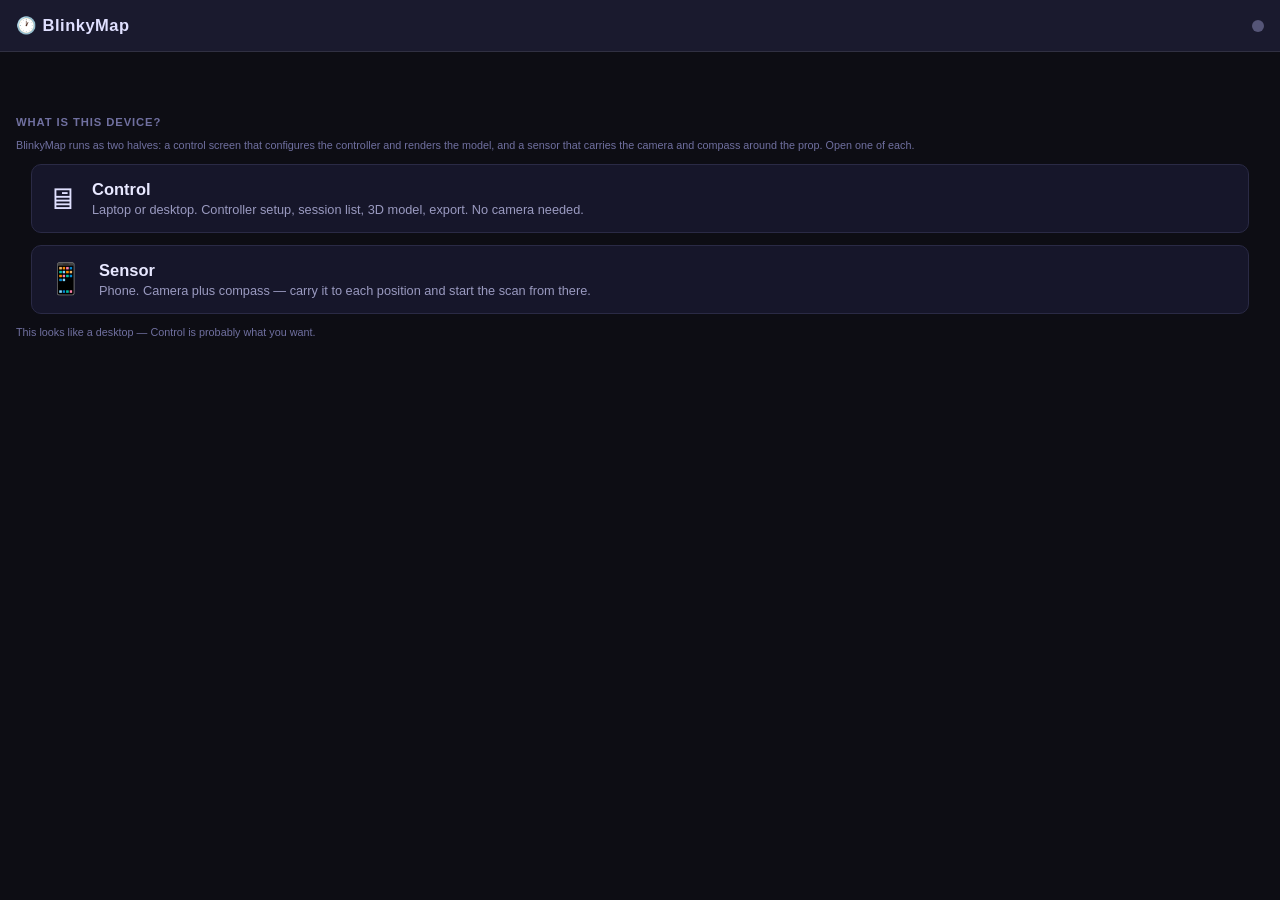
<file: www/blinkymap/index.html>
<!DOCTYPE html>
<html lang="en">
<head>
  <meta charset="UTF-8" />
  <meta name="viewport" content="width=device-width, initial-scale=1.0, user-scalable=no" />
  <meta name="apple-mobile-web-app-capable" content="yes" />
  <title>BlinkyMap</title>
  <link rel="stylesheet" href="style.css?v=43" />
</head>
<body>

<header id="app-header">
  <div class="header-logo">&#128336; BlinkyMap</div>
  <div id="ws-indicator" class="dot dot-grey" title="pick a role"></div>
</header>

<section class="tab-panel active" id="role-chooser">
  <h2>What is this device?</h2>
  <p class="slider-hint">
    BlinkyMap runs as two halves: a control screen that configures the
    controller and renders the model, and a sensor that carries the camera and
    compass around the prop. Open one of each.
  </p>

  <a class="role-card" href="control.html?v=43" id="role-control">
    <div class="role-icon">&#128421;</div>
    <div class="role-body">
      <div class="role-title">Control</div>
      <div class="role-desc">
        Laptop or desktop. Controller setup, session list, 3D model, export.
        No camera needed.
      </div>
    </div>
  </a>

  <a class="role-card" href="sensor.html?v=43" id="role-sensor">
    <div class="role-icon">&#128241;</div>
    <div class="role-body">
      <div class="role-title">Sensor</div>
      <div class="role-desc">
        Phone. Camera plus compass — carry it to each position and start the
        scan from there.
      </div>
    </div>
  </a>

  <p class="slider-hint" id="role-hint"></p>
</section>

<script>
  // Remember the choice so a reload skips this screen; ?pick=1 forces it back.
  const params = new URLSearchParams(location.search);
  const saved  = localStorage.getItem("blinkymap-role");
  if (saved && !params.has("pick")) {
    location.replace(saved === "sensor" ? "sensor.html?v=43" : "control.html?v=43");
  }
  for (const [id, role] of [["role-control", "control"], ["role-sensor", "sensor"]]) {
    document.getElementById(id).addEventListener("click", () => {
      localStorage.setItem("blinkymap-role", role);
    });
  }
  // A touch device with no fine pointer is almost certainly the phone.
  const likelySensor = window.matchMedia("(pointer: coarse)").matches;
  document.getElementById("role-hint").textContent = likelySensor
    ? "This looks like a touch device — Sensor is probably what you want."
    : "This looks like a desktop — Control is probably what you want.";
</script>
</body>
</html>
</file>
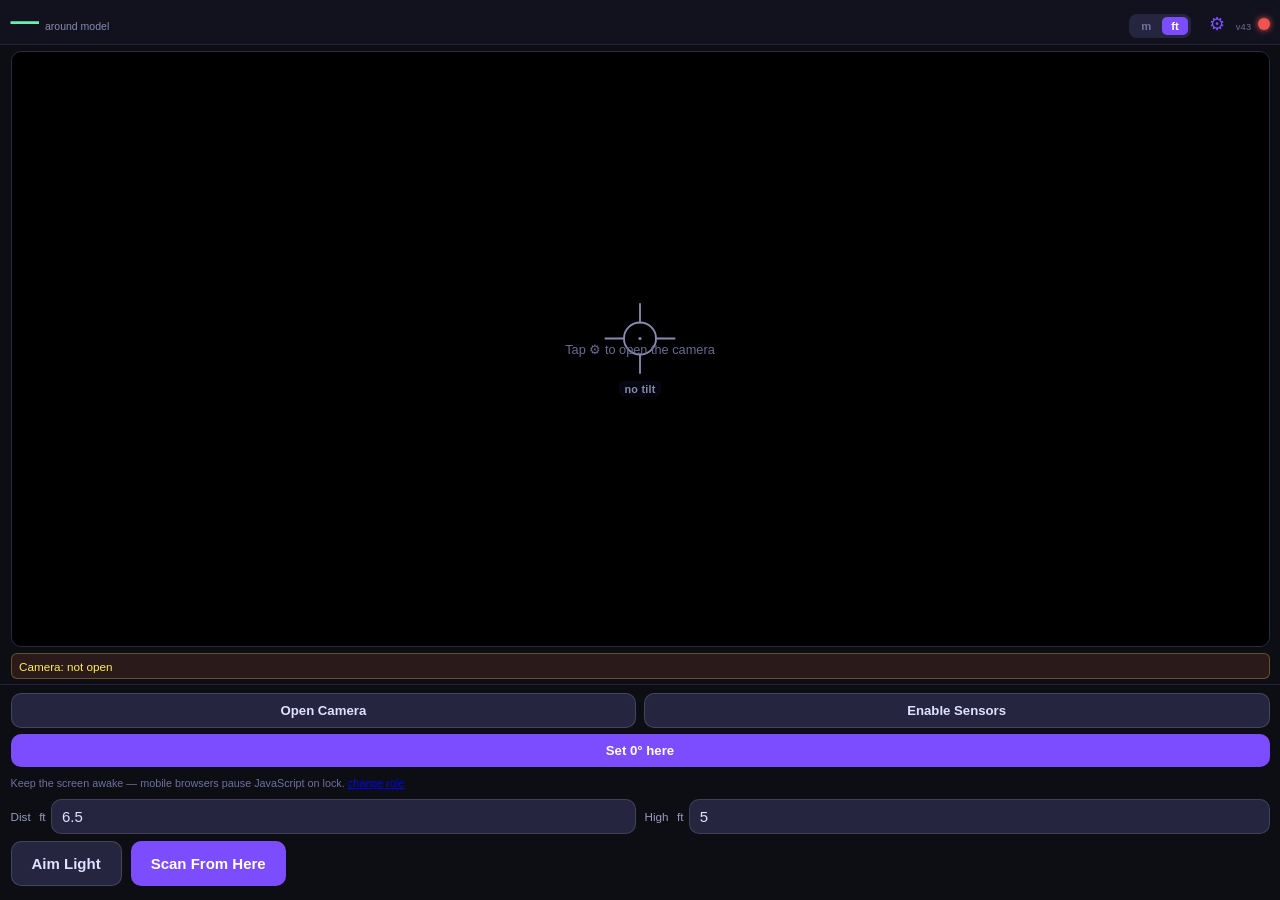
<file: www/blinkymap/sensor.html>
<!DOCTYPE html>
<html lang="en">
<head>
  <meta charset="UTF-8" />
  <meta name="viewport" content="width=device-width, initial-scale=1.0, viewport-fit=cover, user-scalable=no" />
  <meta name="apple-mobile-web-app-capable" content="yes" />
  <title>BlinkyMap Sensor</title>
  <link rel="stylesheet" href="style.css?v=43" />
</head>
<body class="sensor-body">

<!--
  Single-screen layout. Everything needed to take a scan is visible at once:
  centre the prop under the crosshair, read the angle in the header, confirm
  distance, tap Scan. The crosshair defines the aim point the tilt is measured
  against, so framing it the same way at every position is what keeps the
  positions consistent.
  Setup controls collapse once done — they are used once per session, not once
  per position.
-->
<header id="sensor-header">
  <span id="hud-angle">&mdash;</span>
  <span id="hud-angle-label">around model</span>
  <span class="spacer"></span>
  <div id="unit-toggle">
    <button class="unit-btn" data-unit="m">m</button>
    <button class="unit-btn active" data-unit="ft">ft</button>
  </div>
  <button id="btn-setup-toggle" title="Setup">&#9881;</button>
  <span id="build-tag"></span>
  <span id="ws-indicator" class="dot dot-red" title="WebSocket status"></span>
</header>

<!-- Camera stage — takes whatever vertical space is left over -->
<div id="stage">
  <div id="cam-wrap">
    <video id="cam-preview" autoplay playsinline muted></video>
    <canvas id="cam-overlay"></canvas>
    <!-- Aim point. Whatever sits under this crosshair defines the aim height,
         so the reticle is not decoration: it is the measurement's definition. -->
    <div id="aim-point" class="aim-idle">
      <svg viewBox="0 0 120 120" aria-hidden="true">
        <circle cx="60" cy="60" r="26" />
        <line x1="60" y1="4"  x2="60" y2="34" />
        <line x1="60" y1="86" x2="60" y2="116" />
        <line x1="4"  y1="60" x2="34" y2="60" />
        <line x1="86" y1="60" x2="116" y2="60" />
        <circle cx="60" cy="60" r="2.5" class="aim-dot" />
      </svg>
      <span id="aim-label">tilt &mdash;</span>
    </div>
    <div id="cam-placeholder">Tap &#9881; to open the camera</div>
  </div>
  <div id="compass-guide" class="hud-chip" style="display:none"></div>
</div>

<div id="cam-status-bar" class="cam-status cam-status-off">Camera: not open</div>

<!-- Collapsible setup: used once, then out of the way -->
<div id="setup-strip">
  <div class="setup-row">
    <button class="btn-secondary" id="btn-open-camera">Open Camera</button>
    <button class="btn-secondary" id="btn-enable-compass">Enable Sensors</button>
  </div>
  <div class="setup-row">
    <button class="btn-primary" id="btn-set-reference">Set 0&deg; here</button>
    <button class="btn-secondary" id="btn-clear-reference" style="display:none">Clear 0&deg;</button>
  </div>
  <div id="compass-raw" class="compass-raw"></div>
  <div id="compass-fallback" style="display:none">
    <p class="slider-hint" id="compass-fallback-msg"></p>
    <label class="inline-field">Angle&deg;
      <input id="sess-angle" type="number" value="0" min="0" max="359" step="5" />
    </label>
  </div>
  <p class="slider-hint">
    Keep the screen awake &mdash; mobile browsers pause JavaScript on lock.
    <a href="./?pick=1">change role</a>
  </p>
</div>

<!-- Working controls: always visible, thumb-reachable -->
<div id="controls">
  <div class="field-row">
    <label class="inline-field">Dist&nbsp;<span class="unit-sfx">ft</span>
      <input id="sess-dist" type="number" value="6.5" min="1" max="65" step="0.5" />
    </label>
    <div id="tilt-readout" class="inline-field tilt-readout" style="display:none">
      <span class="tilt-label">Aim</span>
      <span id="tilt-value">&mdash;</span>
    </div>
    <label class="inline-field" id="manual-height-field">High&nbsp;<span class="unit-sfx">ft</span>
      <input id="sess-height" type="number" value="5" min="0.5" max="33" step="0.5" />
    </label>
  </div>

  <div class="field-row">
    <button class="btn-secondary" id="btn-aim-light">Aim Light</button>
    <button class="btn-primary" id="btn-scan-here">Scan From Here</button>
  </div>
  <p id="scan-hint" class="slider-hint"></p>

  <div id="scan-progress-block" style="display:none">
    <div class="progress-bar-wrap"><div id="scan-progress-bar" class="progress-bar"></div></div>
    <div class="progress-foot">
      <span id="scan-progress-label">0 / 0</span>
      <button class="btn-danger" id="btn-stop-scan">Stop</button>
    </div>
  </div>

  <div id="last-result" class="cam-status" style="display:none"></div>
</div>

<!-- Offscreen: detection scratch canvas, plus nodes sensor.js still writes to -->
<canvas id="cam-canvas" style="display:none"></canvas>
<span id="compass-block" style="display:none"></span>
<span id="compass-angle" style="display:none"></span>
<span id="compass-sub" style="display:none"></span>

<script type="module" src="sensor.js?v=43"></script>
</body>
</html>
</file>
<file: www/blinkymap/style.css>
/* BlinkyMap — dark mobile-first theme */

*, *::before, *::after { box-sizing: border-box; margin: 0; padding: 0; }

:root {
  --bg:       #0d0d14;
  --surface:  #1a1a2e;
  --surface2: #252540;
  --accent:   #4fc3f7;
  --accent2:  #7c4dff;
  --danger:   #ef5350;
  --text:     #e0e0ff;
  --muted:    #7070a0;
  --green:    #69f0ae;
  --yellow:   #ffee58;
  --red:      #ef5350;
  --radius:   10px;
  --hdr:      52px;
  --tabbar:   48px;
}

html, body {
  height: 100%;
  font-family: -apple-system, BlinkMacSystemFont, "Segoe UI", sans-serif;
  background: var(--bg);
  color: var(--text);
  font-size: 15px;
  overflow: hidden;
}

/* ── Header ── */
#app-header {
  position: fixed; top: 0; left: 0; right: 0;
  height: var(--hdr);
  background: var(--surface);
  display: flex; align-items: center; justify-content: space-between;
  padding: 0 16px;
  z-index: 100;
  border-bottom: 1px solid #ffffff18;
}
.header-logo { font-size: 1.1rem; font-weight: 700; letter-spacing: .5px; }

#unit-toggle {
  display: flex; gap: 2px;
  background: var(--surface2);
  border-radius: 8px;
  padding: 3px;
  margin-right: 8px;
}
.unit-btn {
  background: none; border: none; cursor: pointer;
  color: var(--muted); font-size: .75rem; font-weight: 700;
  padding: 3px 9px; border-radius: 5px;
  transition: background .15s, color .15s;
}
.unit-btn.active { background: var(--accent2); color: #fff; }

.dot {
  width: 12px; height: 12px;
  border-radius: 50%;
}
.dot-red    { background: var(--red);   box-shadow: 0 0 6px var(--red); }
.dot-green  { background: var(--green); box-shadow: 0 0 6px var(--green); }
.dot-yellow { background: var(--yellow);box-shadow: 0 0 6px var(--yellow); }

/* ── Tab bar ── */
#tab-bar {
  position: fixed;
  top: var(--hdr); left: 0; right: 0;
  height: var(--tabbar);
  background: var(--surface);
  display: flex;
  z-index: 100;
  border-bottom: 1px solid #ffffff18;
}
.tab-btn {
  flex: 1;
  background: none; border: none; cursor: pointer;
  color: var(--muted);
  font-size: .85rem; font-weight: 600;
  transition: color .15s, border-bottom .15s;
  border-bottom: 2px solid transparent;
}
.tab-btn.active {
  color: var(--accent);
  border-bottom: 2px solid var(--accent);
}

/* ── Tab panels ── */
.tab-panel {
  display: none;
  position: fixed;
  top: calc(var(--hdr) + var(--tabbar));
  left: 0; right: 0; bottom: 0;
  overflow-y: auto;
  padding: 16px;
}
.tab-panel.active { display: block; }

h2 {
  font-size: .75rem; font-weight: 700; letter-spacing: .08em;
  text-transform: uppercase; color: var(--muted);
  margin: 20px 0 10px;
}
h2:first-child { margin-top: 0; }

/* ── Form controls ── */
label {
  display: flex; flex-direction: column;
  gap: 5px; margin-bottom: 12px;
  font-size: .85rem; color: var(--muted);
}
input[type="text"],
input[type="number"] {
  background: var(--surface2);
  border: 1px solid #ffffff20;
  border-radius: var(--radius);
  color: var(--text);
  padding: 10px 12px;
  font-size: 1rem;
  outline: none;
  transition: border-color .15s;
}
input:focus { border-color: var(--accent); }

/* ── Buttons ── */
.btn-primary, .btn-secondary, .btn-danger {
  border: none; border-radius: var(--radius);
  padding: 13px 20px;
  font-size: 1rem; font-weight: 700; cursor: pointer;
  transition: opacity .15s;
}
.btn-primary   { background: var(--accent2); color: #fff; }
.btn-secondary { background: var(--surface2); color: var(--text); border: 1px solid #ffffff25; }
.btn-danger    { background: var(--danger); color: #fff; }
.btn-primary:active,
.btn-secondary:active,
.btn-danger:active { opacity: 0.75; }
.wide { display: block; width: 100%; margin-bottom: 12px; }

/* ── Test blink result ── */
.test-result {
  font-size: .85rem; padding: 8px 12px;
  border-radius: var(--radius);
  margin-bottom: 12px;
}
.test-ok   { background: #1a3320; color: var(--green); border: 1px solid #69f0ae44; }
.test-fail { background: #3a1010; color: var(--red);   border: 1px solid #ef535044; }

/* ── Scan diff debug view ── */
#scan-debug {
  margin: 8px 0;
  text-align: center;
}
#diff-canvas {
  width: 100%; max-width: 320px;
  border-radius: var(--radius);
  background: #000;
  display: block;
  margin: 0 auto;
}
#diff-label {
  font-size: .75rem; color: var(--muted);
  margin-top: 4px;
}

/* ── Camera status bar (Scan tab) ── */
.cam-status {
  font-size: .82rem; padding: 7px 12px;
  border-radius: var(--radius);
  margin-bottom: 10px;
}
.cam-status-off  { background: #2a1a1a; color: var(--yellow); border: 1px solid #ffee5844; }
.cam-status-on   { background: #1a3320; color: var(--green);  border: 1px solid #69f0ae44; }
.cam-status-bg   { background: #1a2a3a; color: #64b5f6;       border: 1px solid #64b5f644; }

/* ── Controller connection status ── */
.controller-status {
  font-size: .82rem; padding: 7px 12px;
  border-radius: var(--radius);
  margin-top: 6px; margin-bottom: 4px;
}
.ctrl-ok   { background: #1a3320; color: var(--green); border: 1px solid #69f0ae44; }
.ctrl-fail { background: #2a2a10; color: var(--yellow); border: 1px solid #ffee5844; }

/* ── Strings the controller says are wired ── */
.string-row {
  display: flex; justify-content: space-between; gap: 8px;
  font-size: .78rem; padding: 3px 0;
}
.string-row + .string-row { border-top: 1px solid #ffffff11; }
.string-row span:last-child { font-variant-numeric: tabular-nums; opacity: .85; }

/* ── Range slider ── */
input[type="range"] {
  -webkit-appearance: none;
  width: 100%;
  height: 6px;
  border-radius: 999px;
  background: var(--surface2);
  outline: none;
  border: none;
  padding: 0;
}
input[type="range"]::-webkit-slider-thumb {
  -webkit-appearance: none;
  width: 20px; height: 20px;
  border-radius: 50%;
  background: var(--accent2);
  cursor: pointer;
}
input[type="range"]::-moz-range-thumb {
  width: 20px; height: 20px;
  border-radius: 50%;
  background: var(--accent2);
  cursor: pointer;
  border: none;
}
.slider-hint {
  font-size: .72rem;
  color: var(--muted);
  line-height: 1.4;
}

/* ── Camera preview ── */
#cam-preview {
  width: 100%; border-radius: var(--radius);
  background: #000; display: none;
  margin-top: 10px;
}

/* ── Progress bar ── */
.progress-bar-wrap {
  background: var(--surface2);
  border-radius: 999px; height: 8px;
  overflow: hidden; margin: 10px 0 6px;
}
.progress-bar {
  height: 100%; width: 0;
  background: linear-gradient(90deg, var(--accent2), var(--accent));
  border-radius: 999px;
  transition: width .2s;
}
#scan-progress-label { font-size: .85rem; color: var(--muted); margin-bottom: 12px; }

/* ── Session list ── */
#session-list { display: flex; flex-direction: column; gap: 8px; margin-bottom: 16px; }
.session-card {
  background: var(--surface2);
  border-radius: var(--radius);
  padding: 10px 14px;
  font-size: .85rem;
}
.session-card-header {
  display: flex; align-items: center; gap: 8px;
  cursor: pointer; user-select: none;
}
.sess-title { flex: 1; }
.sess-name  { font-size: .85rem; font-weight: 600; }
.sess-pos   { font-size: .72rem; color: var(--muted); margin-top: 1px; }
.sess-chevron {
  font-size: .65rem; color: var(--muted);
  transition: transform .2s;
  display: inline-block;
}
.session-card.expanded .sess-chevron { transform: rotate(90deg); }

.session-detail {
  display: none;
  margin-top: 10px;
  border-top: 1px solid #ffffff12;
  padding-top: 8px;
}
.session-card.expanded .session-detail { display: block; }

.sess-col-header, .sess-row {
  display: grid;
  grid-template-columns: 2.8rem 2.8rem 3rem 3.2rem 3.2rem;
  gap: 2px;
  font-size: .72rem;
  padding: 3px 0;
}
.sess-col-header {
  color: var(--muted); font-weight: 700;
  text-transform: uppercase; font-size: .65rem;
  letter-spacing: .05em;
  margin-bottom: 2px;
}
.sess-pixel-list { max-height: 220px; overflow-y: auto; }
.sess-row:nth-child(odd) { background: #ffffff05; }
.sess-row-unseen { color: var(--muted); }
.sess-seen-yes   { color: var(--green); }
.sess-seen-no    { color: var(--muted); }

.session-delete {
  background: none; border: none; cursor: pointer;
  color: var(--muted); font-size: 1rem; line-height: 1;
  padding: 2px 4px; border-radius: 4px;
  transition: color .15s, background .15s;
  flex-shrink: 0;
}
.session-delete:hover { color: var(--danger); background: #ef535022; }

.session-card .badge {
  padding: 2px 8px; border-radius: 999px; font-size: .75rem; font-weight: 700;
  flex-shrink: 0;
}
.badge-good    { background: #1b5e2088; color: var(--green); }
.badge-medium  { background: #f9a82588; color: var(--yellow); }
.badge-poor    { background: #b71c1c88; color: var(--red); }

/* ── Confidence block ── */
#confidence-block {
  background: var(--surface2);
  border-radius: var(--radius);
  padding: 16px;
  text-align: center;
  margin-bottom: 16px;
}
#confidence-pct {
  font-size: 2.6rem; font-weight: 800; color: var(--accent);
  line-height: 1;
}
#confidence-grade {
  font-size: 1rem; font-weight: 700; margin: 4px 0 8px;
  color: var(--text);
}
#confidence-detail { font-size: .8rem; color: var(--muted); }
#confidence-tip {
  font-size: .78rem; color: var(--muted); line-height: 1.4;
  background: #ffffff08; border-radius: 6px;
  padding: 7px 10px; margin-top: 10px;
  text-align: left;
}
#confidence-tip:empty { display: none; }

/* ── 3D viewer ── */
#viewer-container {
  width: 100%;
  height: 45vh;
  border-radius: var(--radius);
  overflow: hidden;
  background: #0a0a18;
  margin-bottom: 8px;
}
#viewer-container canvas { display: block; width: 100% !important; height: 100% !important; }

/* ── Pixel list ── */
#pixel-list-wrap {
  font-size: .78rem;
}
.list-header {
  display: grid;
  grid-template-columns: 3rem 5rem 3.5rem 3rem;
  gap: 4px;
  padding: 4px 8px;
  color: var(--muted); font-weight: 700; text-transform: uppercase;
  font-size: .7rem;
}
#pixel-list {
  max-height: calc(55vh - 120px);
  overflow-y: auto;
}
.pixel-row {
  display: grid;
  grid-template-columns: 3rem 5rem 3.5rem 3rem;
  gap: 4px;
  padding: 5px 8px;
  border-radius: 6px;
  align-items: center;
}
.pixel-row:nth-child(odd) { background: #ffffff06; }
.status-high   { color: var(--green); }
.status-medium { color: var(--yellow); }
.status-low    { color: var(--red); }
.status-unseen { color: var(--muted); }

/* ── Export tab ── */
.instructions {
  background: var(--surface2);
  border-radius: var(--radius);
  padding: 14px 14px 14px 32px;
  line-height: 1.8;
  font-size: .88rem;
}
.instructions code {
  background: #ffffff18; padding: 1px 5px; border-radius: 4px; font-size: .84rem;
}
#export-confidence-label { color: var(--muted); margin-bottom: 12px; font-size: .88rem; }

/* ── Suggestion card ── */
#suggestion-card {
  background: linear-gradient(135deg, #1a2040, #1e2838);
  border: 1px solid var(--accent2);
  border-radius: var(--radius);
  padding: 16px;
  margin-bottom: 16px;
  animation: fadeSlideIn .35s ease;
}
@keyframes fadeSlideIn {
  from { opacity: 0; transform: translateY(-8px); }
  to   { opacity: 1; transform: translateY(0); }
}
.suggestion-header {
  display: flex; align-items: center; gap: 8px;
  font-size: .75rem; font-weight: 700; text-transform: uppercase;
  color: var(--accent); letter-spacing: .06em;
  margin-bottom: 8px;
}
.suggestion-icon { font-size: 1rem; }
.suggestion-angle {
  font-size: 2.8rem; font-weight: 800;
  color: #fff; line-height: 1;
  margin-bottom: 2px;
}
.suggestion-dist {
  font-size: .85rem; color: var(--muted);
  margin-bottom: 6px;
}
.suggestion-reason {
  font-size: .82rem; color: #aab0cc;
  margin-bottom: 12px;
  line-height: 1.4;
}

/* ── Scrollbar ── */
::-webkit-scrollbar { width: 4px; }
::-webkit-scrollbar-track { background: transparent; }
::-webkit-scrollbar-thumb { background: #ffffff25; border-radius: 4px; }

/* ── Role chooser ─────────────────────────────────────────────────────────── */
.role-card {
  display: flex; align-items: center; gap: 1rem;
  padding: 1rem; margin: 0.75rem 1rem;
  background: #16162a; border: 1px solid #2a2a45; border-radius: 10px;
  text-decoration: none; color: inherit;
}
.role-card:active { background: #1d1d38; }
.role-icon  { font-size: 2rem; line-height: 1; }
.role-title { font-size: 1.1rem; font-weight: 600; color: #e8e8ff; }
.role-desc  { font-size: 0.85rem; color: #9a9ac0; margin-top: 0.2rem; }
.dot-grey   { background: #555577; }

/* ── Compass readout (sensor) ─────────────────────────────────────────────── */
.compass-readout { text-align: center; padding: 0.5rem 0 0.25rem; }
.compass-angle {
  font-size: 3.4rem; font-weight: 700; line-height: 1;
  color: #69f0ae; font-variant-numeric: tabular-nums;
}
.compass-sub { font-size: 0.8rem; color: #9a9ac0; margin-top: 0.2rem; }
.compass-raw {
  text-align: center; font-size: 0.8rem; color: #7a7aa0;
  margin: 0.35rem 0 0.6rem;
}


/* ══════════════════════════════════════════════════════════════════════════
   SENSOR — single screen. Header / stage / status / setup / controls stack
   vertically and never scroll: the stage absorbs whatever space is left so
   aiming, the angle readout and the Scan button are visible simultaneously.
   ══════════════════════════════════════════════════════════════════════════ */
body.sensor-body {
  height: 100dvh; margin: 0;
  display: flex; flex-direction: column; overflow: hidden;
  padding-bottom: env(safe-area-inset-bottom);
}

#sensor-header {
  display: flex; align-items: baseline; gap: 0.4rem;
  padding: 0.4rem 0.7rem; background: #12121f;
  border-bottom: 1px solid #23233a; flex: 0 0 auto;
}
#hud-angle {
  font-size: 1.9rem; font-weight: 700; line-height: 1;
  color: #69f0ae; font-variant-numeric: tabular-nums;
}
#hud-angle-label { font-size: 0.7rem; color: #8a8ab0; }
#sensor-header .spacer { flex: 1; }
#btn-setup-toggle {
  background: none; border: none; color: #9a9ac0;
  font-size: 1.2rem; padding: 0 0.3rem; cursor: pointer;
}
#btn-setup-toggle.open { color: #7c4dff; }

/* Stage grows/shrinks; min-height:0 is what lets it actually shrink in flex */
#stage { flex: 1 1 auto; min-height: 0; position: relative; padding: 0.4rem 0.7rem; }
/* Absolutely positioned rather than height:100%: a percentage height resolved
   through a flex chain is unreliable, and when it collapses the video shrinks
   while the overlay does not. */
.sensor-body #cam-wrap {
  position: absolute; inset: 0.4rem 0.7rem;
  border-radius: 10px; overflow: hidden;
  background: #0d0d14; border: 1px solid #2a2a45;
}

/* Video and overlay are pinned to the SAME rectangle and given the same
   object-fit. The overlay's backing store is the camera's intrinsic frame, so
   the browser letterboxes both identically and detector coordinates need no
   conversion. Anything that sizes one differently from the other — such as the
   max-height that used to cap the video — silently separates the marker from
   the image, which is exactly what happened before.
   The long-hand resets are deliberate: shared rules elsewhere set display,
   margin and max-height on #cam-preview and outrank a bare element selector. */
.sensor-body #cam-wrap video,
.sensor-body #cam-wrap canvas {
  position: absolute; inset: 0;
  width: 100%; height: 100%;
  max-width: none; max-height: none;
  margin: 0; border-radius: 0;
  object-fit: contain;
  display: block;
}
.sensor-body #cam-wrap canvas { pointer-events: none; }
#cam-placeholder {
  position: absolute; inset: 0; display: flex;
  align-items: center; justify-content: center;
  color: #6a6a90; font-size: 0.85rem; text-align: center; padding: 1rem;
}
#cam-wrap.live #cam-placeholder { display: none; }

.hud-chip {
  position: absolute; left: 1.1rem; right: 1.1rem; bottom: 0.9rem;
  padding: 0.4rem 0.6rem; border-radius: 8px; font-size: 0.8rem;
  text-align: center; background: rgba(10,10,24,0.82); backdrop-filter: blur(4px);
}

body.sensor-body #cam-status-bar {
  flex: 0 0 auto; margin: 0 0.7rem 0.35rem; font-size: 0.78rem;
  padding: 0.35rem 0.5rem; border-radius: 6px;
}

/* Setup collapses to nothing rather than scrolling the page */
#setup-strip {
  flex: 0 0 auto; overflow: hidden; max-height: 0;
  transition: max-height 0.2s ease; padding: 0 0.7rem;
  border-top: 1px solid #23233a;
}
#setup-strip.open { max-height: 60vh; overflow-y: auto; padding: 0.5rem 0.7rem; }
.setup-row { display: flex; gap: 0.5rem; margin-bottom: 0.45rem; }
.setup-row button { flex: 1; margin: 0; }

#controls { flex: 0 0 auto; padding: 0 0.7rem 0.5rem; }
.field-row { display: flex; gap: 0.6rem; margin-bottom: 0.45rem; }
.inline-field {
  flex: 1; display: flex; align-items: center; gap: 0.35rem;
  font-size: 0.78rem; color: #9a9ac0; margin: 0;
}
.inline-field input {
  flex: 1; min-width: 0; margin: 0;
  padding: 0.45rem 0.5rem; font-size: 1rem;
}
#controls .btn-primary.wide { margin: 0; padding: 0.9rem; font-size: 1.05rem; }
#scan-hint:empty { display: none; }
#scan-hint { margin: 0.3rem 0 0; }
.progress-foot {
  display: flex; align-items: center; justify-content: space-between;
  gap: 0.6rem; margin-top: 0.35rem;
}
.progress-foot span { font-size: 0.8rem; color: #9a9ac0; }
.progress-foot button { margin: 0; padding: 0.4rem 0.9rem; }
body.sensor-body #last-result { margin: 0.4rem 0 0; font-size: 0.78rem; }

/* Overrides for the compact sensor screen. The shared button/label/input rules
   are sized for the scrolling control UI and are too tall to fit a phone
   alongside a camera preview. */
#setup-strip .btn-primary,
#setup-strip .btn-secondary { padding: 9px 12px; font-size: 0.88rem; }
.inline-field { flex-direction: row !important; margin-bottom: 0 !important; }
.inline-field input[type="number"] { padding: 8px 10px; }
#setup-strip .slider-hint { margin: 0.3rem 0 0; font-size: 0.72rem; }
#setup-strip label { margin-bottom: 0; }
#build-tag { font-size: 0.62rem; color: #6a6a90; letter-spacing: 0.03em; }

/* Next-step banner: the single most important thing after a scan completes. */
body.sensor-body #last-result.next-step {
  background: #241a4d; border: 1px solid #7c4dff;
  color: #e8e8ff; font-size: 0.85rem; line-height: 1.35;
}
body.sensor-body #last-result.next-step strong { color: #b39dff; }
.hud-chip { font-weight: 600; border: 1px solid #ffffff22; }

/* ── Aim point ────────────────────────────────────────────────────────────────
   The video uses object-fit:contain inside #cam-wrap, so the image is centred
   in the box and the box centre IS the image centre. Centring the reticle in
   CSS therefore puts it on the optical axis with no arithmetic — and the
   optical axis is exactly what the tilt measures. Anything that offsets one
   without the other silently redefines the aim point. */
#aim-point {
  position: absolute; left: 50%; top: 50%;
  transform: translate(-50%, -50%);
  pointer-events: none;
  display: flex; flex-direction: column; align-items: center; gap: 0.3rem;
}
#aim-point svg {
  width: 74px; height: 74px; display: block;
  overflow: visible;
  filter: drop-shadow(0 0 2px rgba(0,0,0,0.85));
}
#aim-point svg circle, #aim-point svg line {
  fill: none; stroke: currentColor; stroke-width: 3; stroke-linecap: round;
}
#aim-point svg .aim-dot { fill: currentColor; stroke: none; }
#aim-label {
  font-size: 0.72rem; font-weight: 600; letter-spacing: 0.02em;
  padding: 0.15rem 0.4rem; border-radius: 5px;
  background: rgba(10,10,24,0.78); color: inherit;
  text-shadow: 0 0 2px rgba(0,0,0,0.9);
}
/* Idle = no tilt signal yet; live = measuring; warn = too steep or unsteady. */
#aim-point.aim-idle { color: #8a8ab0; }
#aim-point.aim-live { color: #69f0ae; }
#aim-point.aim-warn { color: #ffee58; }
/* The reticle would sit on top of the detection circles after a scan. */
#aim-point.aim-hidden { display: none; }

.tilt-readout {
  justify-content: flex-start; gap: 0.4rem;
  background: #16162a; border: 1px solid #2a2a45; border-radius: 6px;
  padding: 8px 10px;
}
.tilt-readout .tilt-label { color: #9a9ac0; }
#tilt-value { font-size: 0.95rem; font-weight: 600; color: #e8e8ff; }
#tilt-value.tilt-warn { color: var(--yellow); }

/* Drift: the capture spans seconds and every frame is attributed to one pose,
   so a wandering hand smears the geometry rather than averaging out. */
body.sensor-body #last-result.drift-warn {
  background: #33240f; border: 1px solid var(--yellow);
  color: #ffe9a8; font-size: 0.82rem; line-height: 1.35;
}
body.sensor-body #last-result.drift-warn strong { color: var(--yellow); }
</file>
